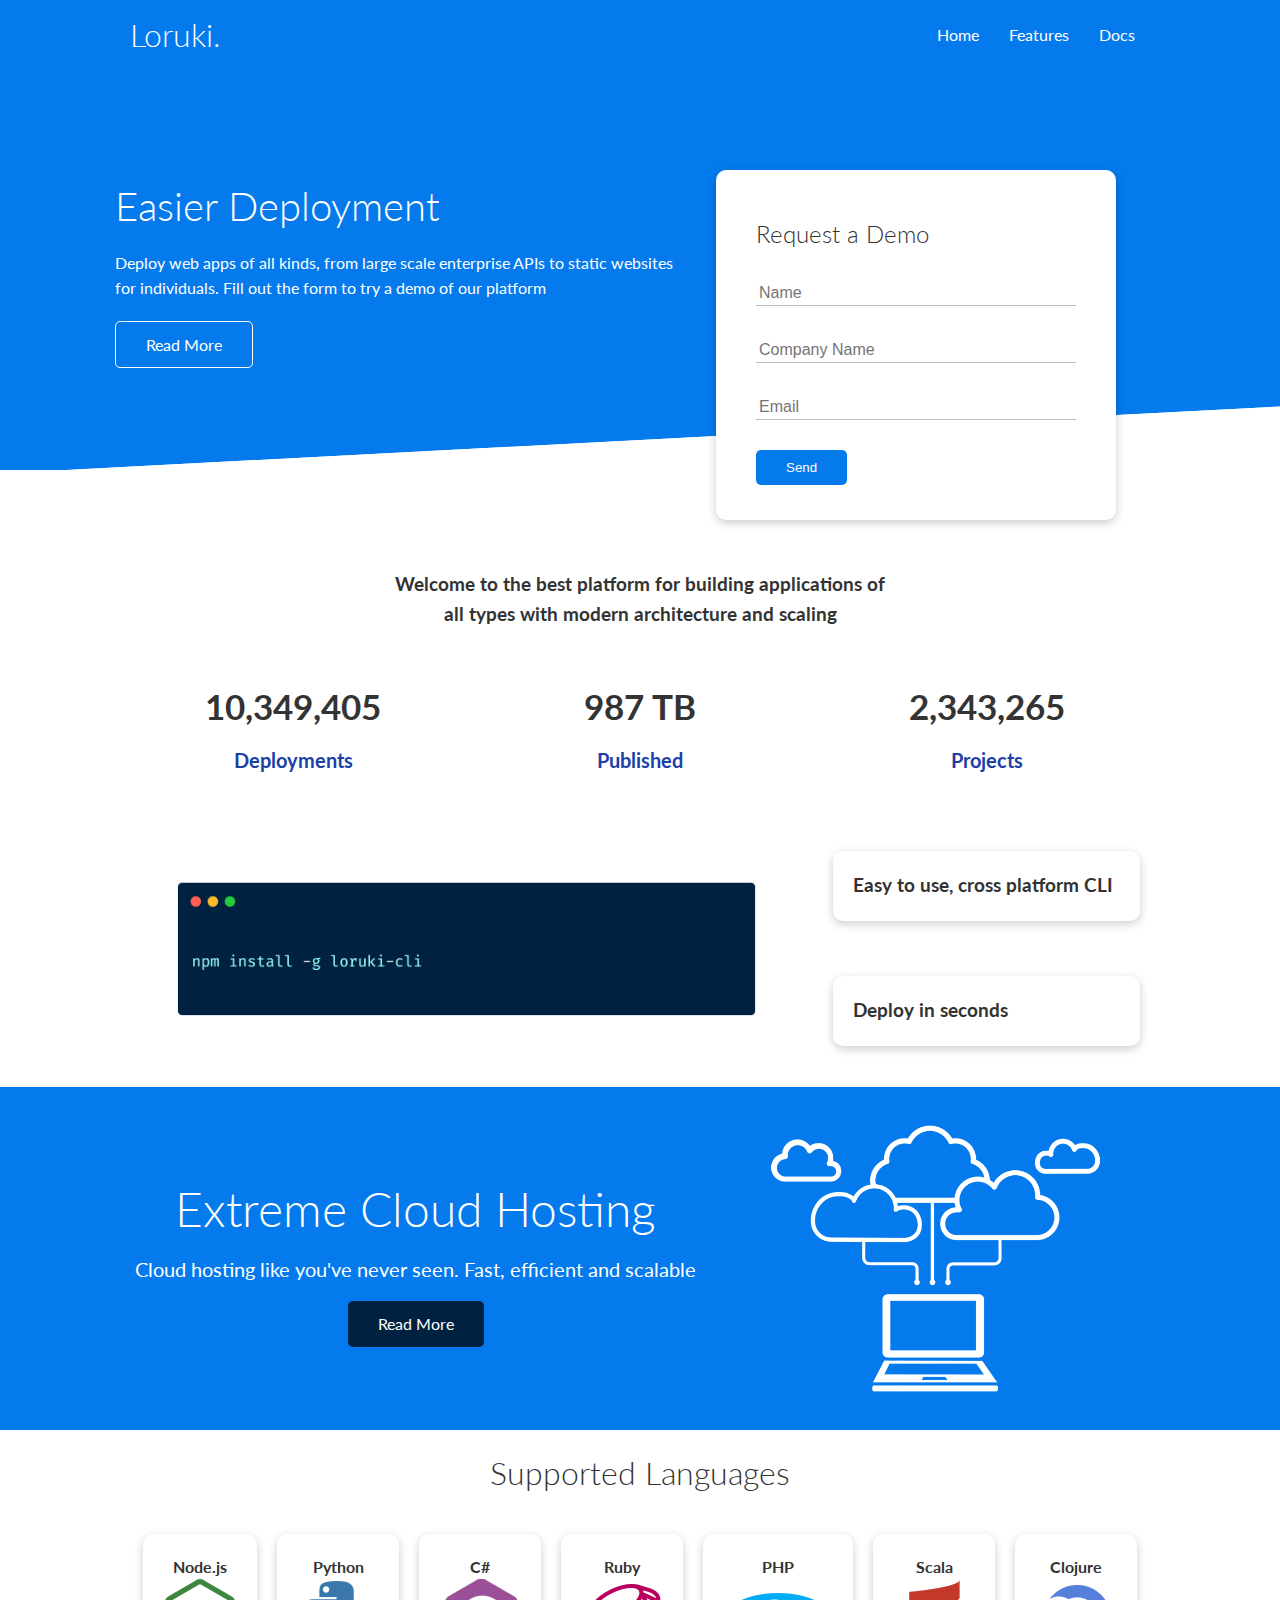
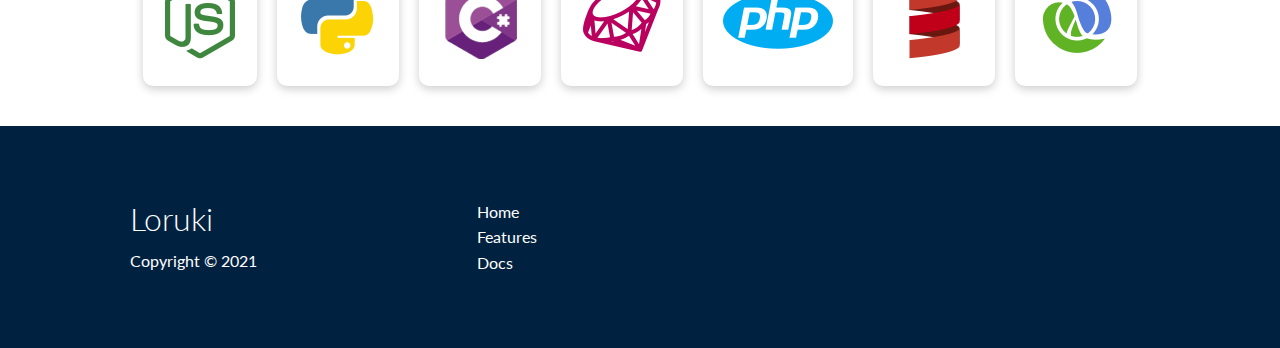
<file: index.html>
<!DOCTYPE html>
<html lang="en">
<head>
    <meta charset="UTF-8">
    <meta http-equiv="X-UA-Compatible" content="IE=edge">
    <meta name="viewport" content="width=device-width, initial-scale=1.0">
    <link rel="stylesheet" href="https://cdnjs.cloudflare.com/ajax/libs/font-awesome/5.15.1/css/all.min.css" integrity="sha512-+4zCK9k+qNFUR5X+cKL9EIR+ZOhtIloNl9GIKS57V1MyNsYpYcUrUeQc9vNfzsWfV28IaLL3i96P9sdNyeRssA==" crossorigin="anonymous" />
    <link rel="stylesheet" href="css/utilities.css">
    <link rel="stylesheet" href="css/style.css">
    <title>Loruki | Cloud Hosting For Everyone</title>
</head>
<body>
    <!-- Navbar -->
    <div class="navbar">
        <div class="container flex">
            <h1 class="logo">Loruki.</h1>
            <nav>
                <ul>
                    <li><a href="index.html">Home</a></li>
                    <li><a href="features.html">Features</a></li>
                    <li><a href="docs.html">Docs</a></ li>
                </ul>
            </nav>
        </div>
    </div>

    <!-- Showcase -->
    <section class="showcase">
        <div class="container grid">
            <div class="showcase-text">
                <h1>Easier Deployment</h1>
                <p>Deploy web apps of all kinds, from large scale enterprise APIs to static websites for individuals. Fill out the form to try a demo of our platform</p>
                <a href="features.html" class="btn btn-outline">Read More</a>
            </div>

            <div class="showcase-form card">
                <h2>Request a Demo</h2>
                <form>
                    <div class="form-control">
                        <input type="text" name="name" placeholder="Name" required>
                    </div>
                    <div class="form-control">
                        <input type="text" name="company" placeholder="Company Name" required>
                    </div>
                    <div class="form-control">
                        <input type="email" name="email" placeholder="Email" required>
                    </div>
                    <input type="submit" value="Send" class="btn btn-primary">
                </form>
            </div>
        </div>
    </section>

    <!-- Stats -->
    <section class="stats">
        <div class="container">
            <h3 class="stats-heading text-center my-1">
                Welcome to the best platform for building applications of all types with modern architecture and scaling
            </h3>

            <div class="grid grid-3 text-center my-4">
                <div>
                    <i class="fas fa-server fa-3x"></i>
                    <h3>10,349,405</h3>
                    <p class="text-secondary">Deployments</p>
                </div>
                <div>
                    <i class="fas fa-upload fa-3x"></i>
                    <h3>987 TB</h3>
                    <p class="text-secondary">Published</p>
                </div>
                <div>
                    <i class="fas fa-project-diagram fa-3x"></i>
                    <h3>2,343,265</h3>
                    <p class="text-secondary">Projects</p>
                </div>
            </div>
        </div>
    </section>

    <!-- Cli -->
    <section class="cli">
        <div class="container grid">
            <img src="images/cli.png" alt="">
            <div class="card">
                <h3>Easy to use, cross platform CLI</h3>
            </div>
            <div class="card">
                <h3>Deploy in seconds</h3>
            </div>
        </div>
    </section>

    <!-- Cloud -->
    <section class="cloud bg-primary my-2 py-2">
        <div class="container grid">
            <div class="text-center">
                <h2 class="lg">Extreme Cloud Hosting</h2>
                <p class="lead my-1">Cloud hosting like you've never seen.
                    Fast, efficient and scalable
                </p>
                 <a href="features.html" class="btn btn-dark">Read More</a>
            </div>
            <img src="images/cloud.png" alt="">
        </div>
    </section>

    <!-- Languages -->
    <section class="languages">
        <h2 class="md text-center my-2">
            Supported Languages
        </h2>
        <div class="container flex">
            <div class="card">
                <h4>Node.js</h4>
                <img src="images/logos/node.png" alt="">
            </div>
            <div class="card">
                <h4>Python</h4>
                <img src="images/logos/python.png" alt="">
            </div>
            <div class="card">
                <h4>C#</h4>
                <img src="images/logos/csharp.png" alt="">
            </div>
            <div class="card">
                <h4>Ruby</h4>
                <img src="images/logos/ruby.png" alt="">
                </div>
            <div class="card">
                <h4>PHP</h4>
                <img src="images/logos/php.png" alt="">
            </div>
            <div class="card">
                <h4>Scala</h4>
                <img src="images/logos/scala.png" alt="">
            </div>
            <div class="card">
                <h4>Clojure</h4>
                <img src="images/logos/clojure.png" alt="">
            </div>
        </div>
    </section>

    <!-- Footer -->
    <footer class="footer bg-dark py-5">
        <div class="container grid grid-3">
            <div>
                <h1>
                    Loruki
                </h1>
                <p>
                    Copyright &copy; 2021
                </p>
            </div>
            <nav>
                <ul>
                    <li><a href="index.html">Home</a></li>
                    <li><a href="features.html">Features</a></li>
                    <li><a href="docs.html">Docs</a></li>
                </ul>
            </nav>
            <div class="social">
                <a href="#"><i class="fab fa-github fa-2x"></i></a>
                <a href="#"><i class="fab fa-facebook fa-2x"></i></a>
                <a href="#"><i class="fab fa-instagram fa-2x"></i></a>
                <a href="#"><i class="fab fa-twitter fa-2x"></i></a>
            </div>
        </div>
    </footer>
</body>
</html>
</file>
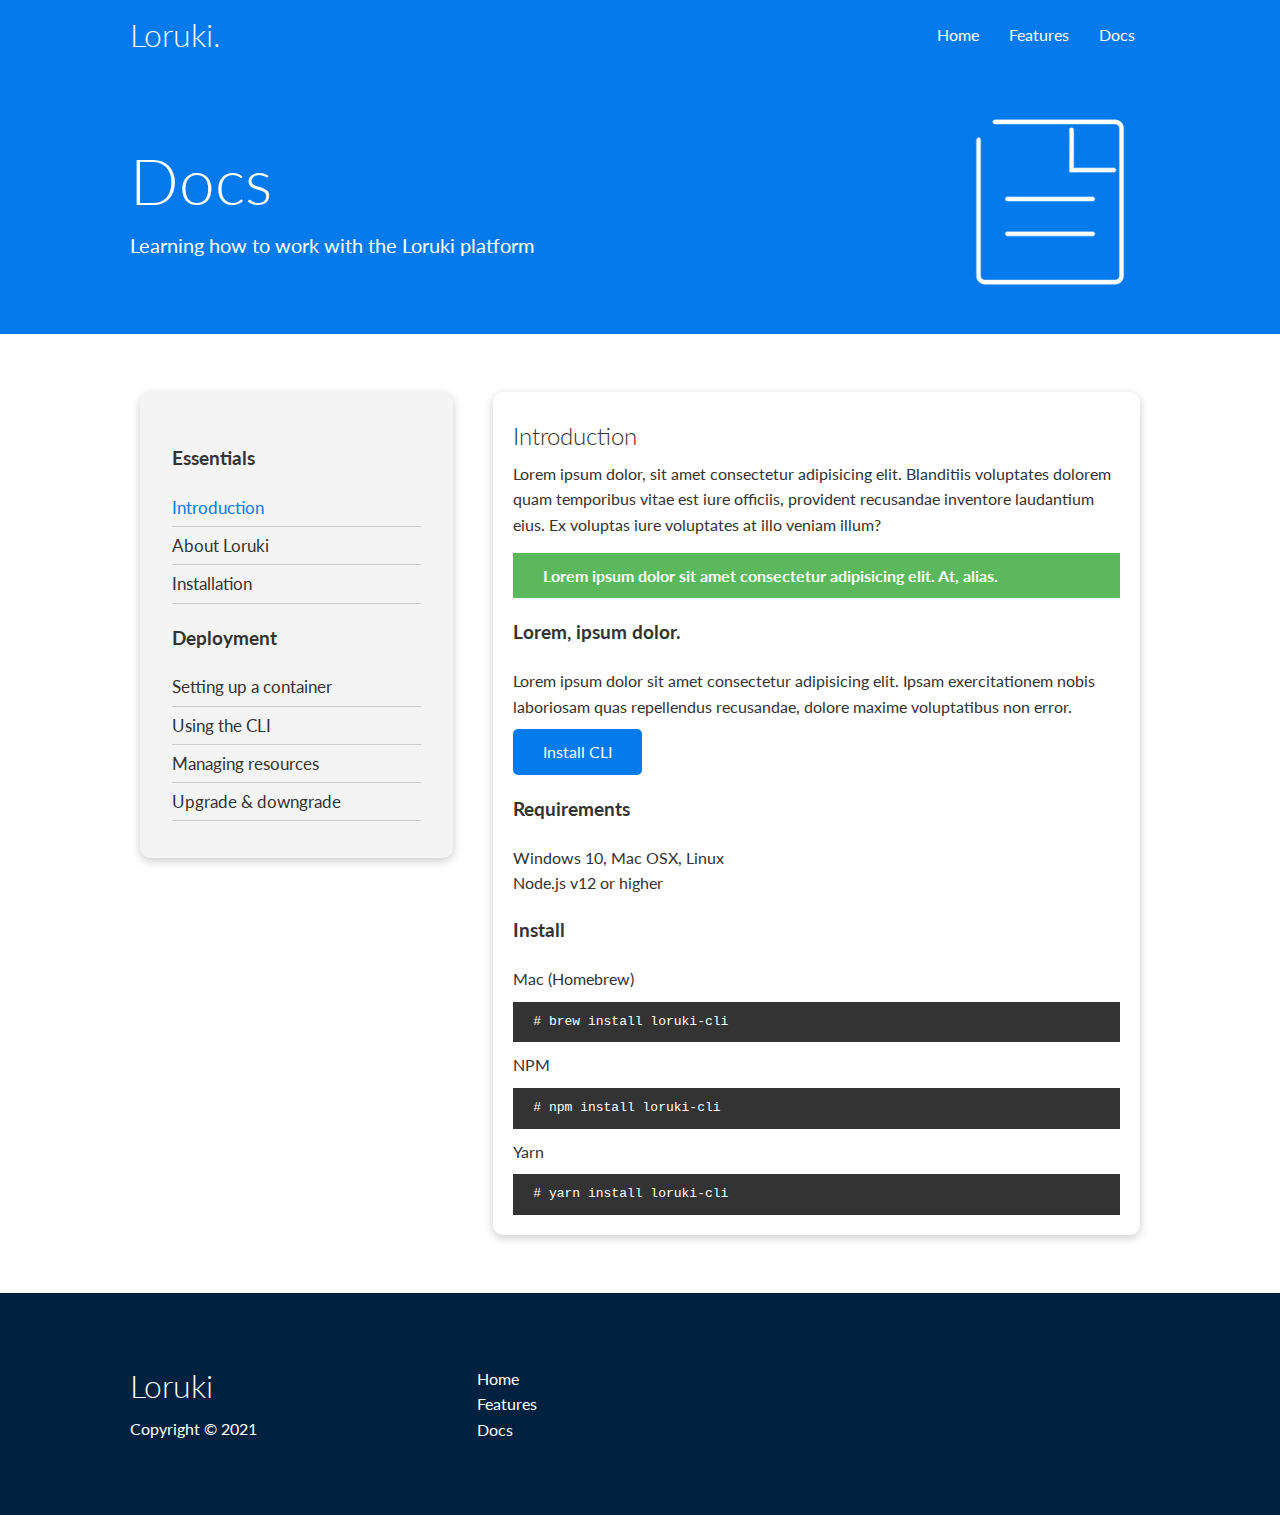
<file: docs.html>
<!DOCTYPE html>
<html lang="en">
<head>
    <meta charset="UTF-8">
    <meta http-equiv="X-UA-Compatible" content="IE=edge">
    <meta name="viewport" content="width=device-width, initial-scale=1.0">
    <link rel="stylesheet" href="https://cdnjs.cloudflare.com/ajax/libs/font-awesome/5.15.1/css/all.min.css" integrity="sha512-+4zCK9k+qNFUR5X+cKL9EIR+ZOhtIloNl9GIKS57V1MyNsYpYcUrUeQc9vNfzsWfV28IaLL3i96P9sdNyeRssA==" crossorigin="anonymous" />
    <link rel="stylesheet" href="css/utilities.css">
    <link rel="stylesheet" href="css/style.css">
    <title>Loruki | Cloud Hosting For Everyone</title>
</head>
<body>
    <!-- Navbar -->
    <div class="navbar">
        <div class="container flex">
            <h1 class="logo">Loruki.</h1>
            <nav>
                <ul>
                    <li><a href="index.html">Home</a></li>
                    <li><a href="features.html">Features</a></li>
                    <li><a href="docs.html">Docs</a></ li>
                </ul>
            </nav>
        </div>
    </div>

    <!-- Head -->
    <section class="docs-head bg-primary py-3">
        <div class="container grid">
            <div>
                <h1 class="xl">Docs</h1>
                <p class="lead">
                    Learning how to work with the Loruki platform
                </p>
            </div>
            <img src="images/docs.png" alt="">
        </div>
    </section>

    <!-- Docs main -->
    <section class="docs-main my-4">
        <div class="container grid">
            <div class="card bg-light p-3">
                <h3 class="my-2">Essentials</h3>
                <nav>
                    <ul>
                        <li><a class="text-primary" href="#">Introduction</a></li>
                        <li><a href="#">About Loruki</a></li>
                        <li><a href="#">Installation</a></li>
                    </ul>
                </nav>

                <h3 class="my-2">Deployment</h3>
                <nav>
                    <ul>
                        <li><a href="#">Setting up a container</a></li>
                        <li><a href="#">Using the CLI</a></li>
                        <li><a href="#">Managing resources</a></li>
                        <li><a href="#">Upgrade & downgrade</a></li>
                    </ul>
                </nav>
            </div>
            <div class="card">
                <h2>Introduction</h2>
                <p>Lorem ipsum dolor, sit amet consectetur adipisicing elit. Blanditiis voluptates dolorem quam temporibus vitae est iure officiis, provident recusandae inventore laudantium eius. Ex voluptas iure voluptates at illo veniam illum?</p>
                
                <div class="alert alert-success">
                    <i class="fas fa-info"></i>
                    Lorem ipsum dolor sit amet consectetur adipisicing elit. At, alias.
                </div>
                
                <h3>Lorem, ipsum dolor.</h3>
                <p>Lorem ipsum dolor sit amet consectetur adipisicing elit. Ipsam exercitationem nobis laboriosam quas repellendus recusandae, dolore maxime voluptatibus non error.</p>
                <a href="#" class="btn btn-primary">Install CLI</a>

                <h3>Requirements</h3>
                <ul>
                    <li>Windows 10, Mac OSX, Linux</li>
                    <li>Node.js v12 or higher</li>
                </ul>

                <h3>Install</h3>
                <p>Mac (Homebrew)</p>
                <pre><code># brew install loruki-cli</code></pre>
                <p>NPM</p>
                <pre><code># npm install loruki-cli</code></pre>
                <p>Yarn</p>
                <pre><code># yarn install loruki-cli</code></pre>

            </div>
        </div>
    </section>

    <!-- Footer -->
    <footer class="footer bg-dark py-5">
        <div class="container grid grid-3">
            <div>
                <h1>
                    Loruki
                </h1>
                <p>
                    Copyright &copy; 2021
                </p>
            </div>
            <nav>
                <ul>
                    <li><a href="index.html">Home</a></li>
                    <li><a href="features.html">Features</a></li>
                    <li><a href="docs.html">Docs</a></li>
                </ul>
            </nav>
            <div class="social">
                <a href="#"><i class="fab fa-github fa-2x"></i></a>
                <a href="#"><i class="fab fa-facebook fa-2x"></i></a>
                <a href="#"><i class="fab fa-instagram fa-2x"></i></a>
                <a href="#"><i class="fab fa-twitter fa-2x"></i></a>
            </div>
        </div>
    </footer>
</body>
</html>
</file>
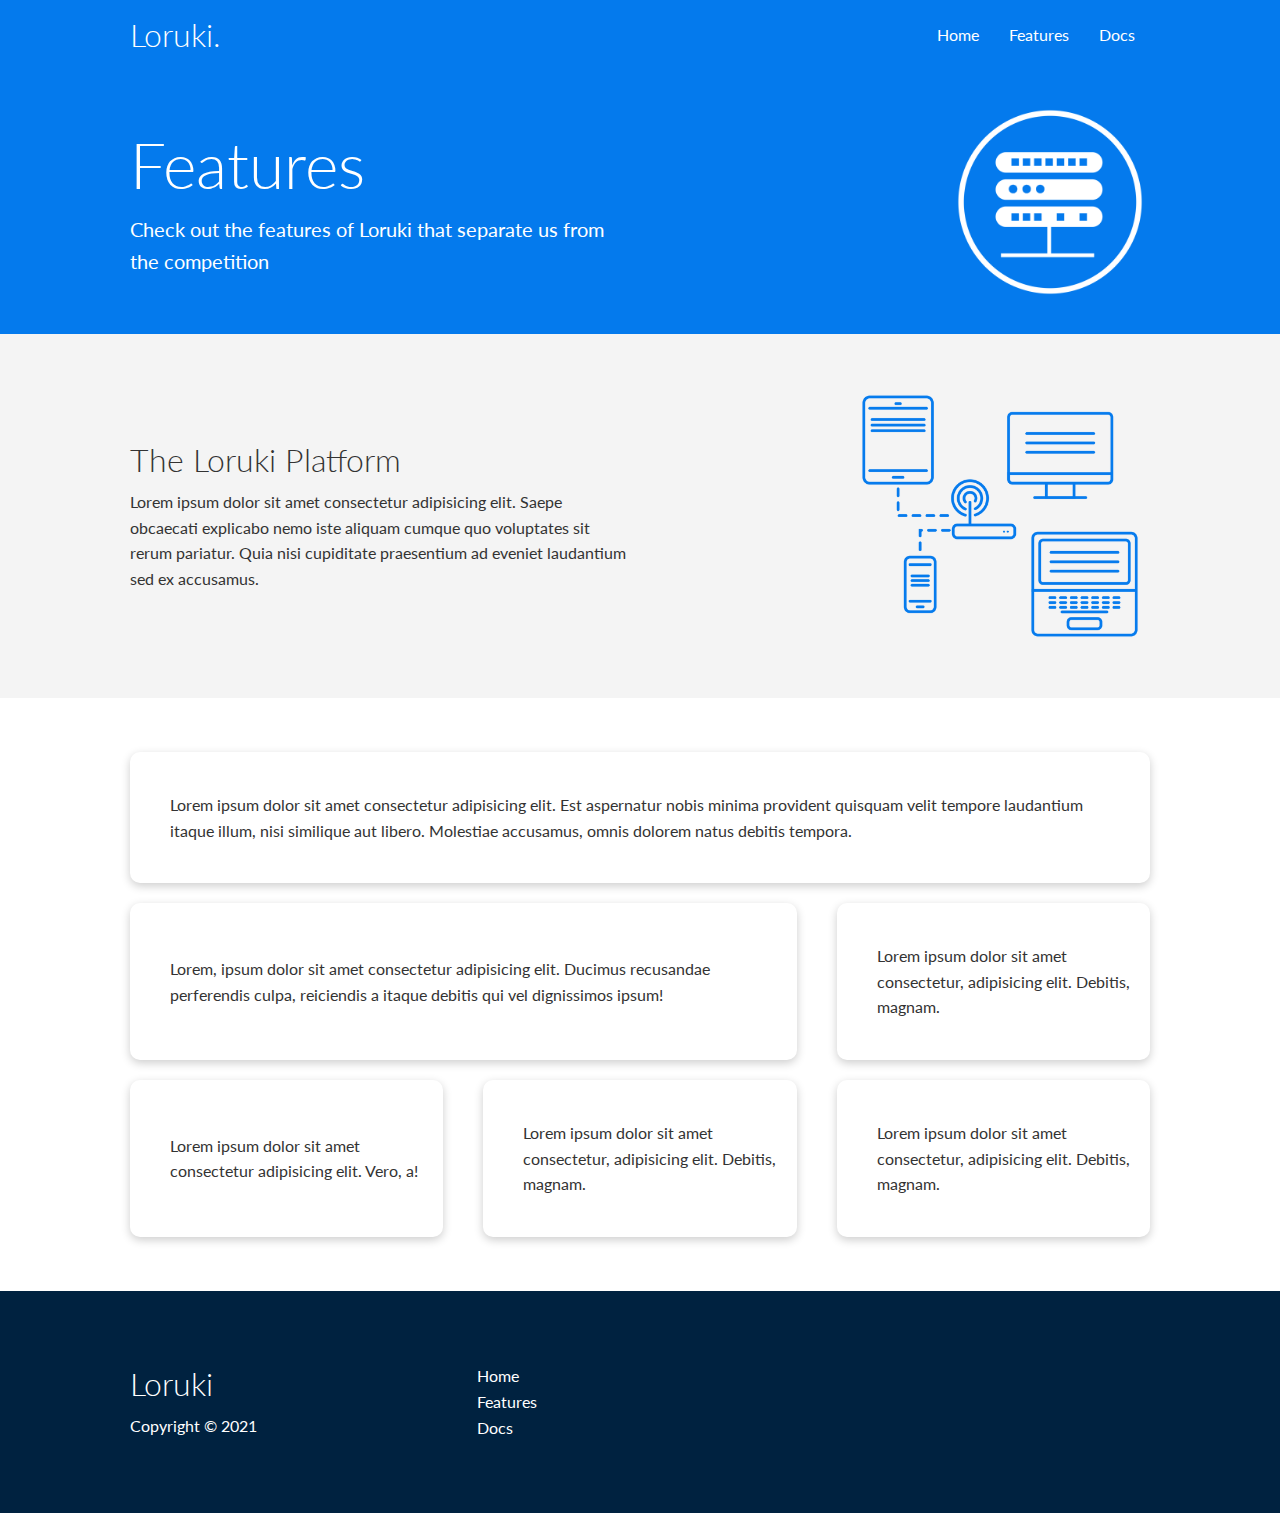
<file: features.html>
<!DOCTYPE html>
<html lang="en">
<head>
    <meta charset="UTF-8">
    <meta http-equiv="X-UA-Compatible" content="IE=edge">
    <meta name="viewport" content="width=device-width, initial-scale=1.0">
    <link rel="stylesheet" href="https://cdnjs.cloudflare.com/ajax/libs/font-awesome/5.15.1/css/all.min.css" integrity="sha512-+4zCK9k+qNFUR5X+cKL9EIR+ZOhtIloNl9GIKS57V1MyNsYpYcUrUeQc9vNfzsWfV28IaLL3i96P9sdNyeRssA==" crossorigin="anonymous" />
    <link rel="stylesheet" href="css/utilities.css">
    <link rel="stylesheet" href="css/style.css">
    <title>Loruki | Cloud Hosting For Everyone</title>
</head>
<body>
    <!-- Navbar -->
    <div class="navbar">
        <div class="container flex">
            <h1 class="logo">Loruki.</h1>
            <nav>
                <ul>
                    <li><a href="index.html">Home</a></li>
                    <li><a href="features.html">Features</a></li>
                    <li><a href="docs.html">Docs</a></ li>
                </ul>
            </nav>
        </div>
    </div>

    <!-- Head -->
    <section class="features-head bg-primary py-3">
        <div class="container grid">
            <div>
                <h1 class="xl">Features</h1>
                <p class="lead">
                    Check out the features of Loruki that separate us from the competition
                </p>
            </div>
            <img src="images/server.png" alt="">
        </div>
    </section>

    <!-- Sub head -->
    <section class="features-sub-head bg-light py-3">
        <div class="container grid">
            <div>
                <h1 class="md">The Loruki Platform</h1>
                <p>
                    Lorem ipsum dolor sit amet consectetur adipisicing elit. Saepe obcaecati explicabo nemo iste aliquam cumque quo voluptates sit rerum pariatur. Quia nisi cupiditate praesentium ad eveniet laudantium sed ex accusamus.
                </p>
            </div>
            <img src="images/server2.png" alt="">
        </div>
    </section>

    <section class="features-main my-2">
        <div class="container grid grid-3">
            <div class="card flex">
                <i class="fas fa-server fa-3x"></i>
                <p>Lorem ipsum dolor sit amet consectetur adipisicing elit. Est aspernatur nobis minima provident quisquam velit tempore laudantium itaque illum, nisi similique aut libero. Molestiae accusamus, omnis dolorem natus debitis tempora.</p>
            </div>
            <div class="card flex">
                <i class="fas fa-network-wired fa-3x"></i>
                <p>
                    Lorem, ipsum dolor sit amet consectetur adipisicing elit. Ducimus
                    recusandae perferendis culpa, reiciendis a itaque debitis qui vel
                    dignissimos ipsum!
                </p>
            </div>
            <div class="card flex">
                <i class="fas fa-laptop-code fa-3x"></i>
                <p>
                    Lorem ipsum dolor sit amet consectetur, adipisicing elit. Debitis,
                    magnam.
                </p>
            </div>
            <div class="card flex">
                <i class="fas fa-database fa-3x"></i>
                <p>
                    Lorem ipsum dolor sit amet consectetur adipisicing elit. Vero, a!
                </p>
            </div>
            <div class="card flex">
                <i class="fas fa-power-off fa-3x"></i>
                <p>
                    Lorem ipsum dolor sit amet consectetur, adipisicing elit. Debitis,
                    magnam.
                </p>
            </div>
            <div class="card flex">
                <i class="fas fa-upload fa-3x"></i>
                <p>
                    Lorem ipsum dolor sit amet consectetur, adipisicing elit. Debitis,
                    magnam.
                </p>
            </div>
        </div>
    </section>

    <!-- Footer -->
    <footer class="footer bg-dark py-5">
        <div class="container grid grid-3">
            <div>
                <h1>
                    Loruki
                </h1>
                <p>
                    Copyright &copy; 2021
                </p>
            </div>
            <nav>
                <ul>
                    <li><a href="index.html">Home</a></li>
                    <li><a href="features.html">Features</a></li>
                    <li><a href="docs.html">Docs</a></li>
                </ul>
            </nav>
            <div class="social">
                <a href="#"><i class="fab fa-github fa-2x"></i></a>
                <a href="#"><i class="fab fa-facebook fa-2x"></i></a>
                <a href="#"><i class="fab fa-instagram fa-2x"></i></a>
                <a href="#"><i class="fab fa-twitter fa-2x"></i></a>
            </div>
        </div>
    </footer>
</body>
</html>
</file>
<file: css/utilities.css>
/* Utilities */
.container {
    max-width: 1100px;
    margin: 0 auto;
    overflow: auto;
    padding: 0 40px;
}

.card {
    background-color: #fff;
    color: #333;
    border-radius: 10px;
    box-shadow: 0 3px 10px rgba(0, 0, 0, 0.2);
    padding: 20px;
    margin: 10px;
}

.btn {
    display: inline-block;
    padding: 10px 30px;
    cursor: pointer;
    background: var(--primary-color);
    color: #fff;
    border: none;
    border-radius: 5px;
}

.btn-outline {
    background-color: transparent;
    border: 1px #fff solid;
}

.btn:hover {
    transform: scale(.98);
}

/* Backgrounds and colored buttons */
.bg-primary, 
.btn-primary {
    background-color: var(--primary-color);
    color: #fff;
}

.bg-secondary, 
.btn-secondary {
    background-color: var(--secondary-color);
    color: #fff;
}

.bg-dark, 
.btn-dark {
    background-color: var(--dark-color);
    color: #fff;
}

.bg-light, 
.btn-light {
    background-color: var(--light-color);
    color: #333;
}

.bg-primary a, 
.btn-primary a,
.bg-secondary a, 
.btn-secondary a,
.bg-dark a, 
.btn-dark a {
    color: #fff;
}

/* Text Colors */
.text-primary {
    color: var(--primary-color);
}

.text-secondary {
    color: var(--secondary-color);
}

.text-dark {
    color: var(--dark-color);
}

.text-light {
    color: var(--light-color);
}

/* Text sizes */
.lead {
    font-size: 20px;
}

.sm {
    font-size: 1rem;
}

.md {
    font-size: 2rem;
}

.lg {
    font-size: 3rem;
}

.xl {
    font-size: 4rem;
}

.text-center {
    text-align: center;
}

/* Alert */
.alert {
    background-color: var(--light-color);
    padding: 10px 20px;
    font-weight: bold;
    margin: 15px 0;
}

.alert i {
    margin-right: 10px;
}

.alert-success {
    background-color: var(--success-color);
    color: #fff;
}

.alert-error {
    background-color: var(--error-color);
    color: #fff;
}

.flex {
    display: flex;
    justify-content: center;
    align-items: center;
    height: 100%;
}

.grid {
    display: grid;
    grid-template-columns: repeat(2, 1fr);
    gap: 20px;
    justify-content: center;
    align-items: center;
    height: 100%;
} 

.grid-3 {
    grid-template-columns: repeat(3, 1fr);
}

/* Margin */
.my-1 {
    margin: 1rem 0;
}

.my-2 {
    margin: 1.5rem 0;
}

.my-3 {
    margin: 2rem 0;
}

.my-4 {
    margin: 3rem 0;
}

.my-5 {
    margin: 4rem 0;
}

.m-1 {
    margin: 1rem;
}

.m-2 {
    margin: 1.5rem;
}

.m-3 {
    margin: 2rem;
}

.m-4 {
    margin: 3rem;
}

.m-5 {
    margin: 4rem;
}

/* Padding */
.py-1 {
    padding: 1rem 0;
}

.py-2 {
    padding: 1.5rem 0;
}

.py-3 {
    padding: 2rem 0;
}

.py-4 {
    padding: 3rem 0;
}

.py-5 {
    padding: 4rem 0;
}

.p-1 {
    padding: 1rem;
}

.p-2 {
    padding: 1.5rem;
}

.p-3 {
    padding: 2rem;
}

.p-4 {
    padding: 3rem;
}

.p-5 {
    padding: 4rem;
}
</file>
<file: css/style.css>
@import url('https://fonts.googleapis.com/css2?family=Lato:wght@300&display=swap');

:root {
    --primary-color: #047aed;
    --secondary-color: #1c3fa8;
    --dark-color: #002240;
    --light-color: #f4f4f4;
    --success-color: #5cb85c;
    --error-color: #d9534f;
}

* {
    box-sizing: border-box;
    padding: 0;
    margin: 0;
}

body {
    font-family: 'Lato', sans-serif;
    color: #333;
    line-height: 1.6;
}

ul {
    list-style-type: none;
}

a {
    text-decoration: none;
    color: #333;
}

h1, h2 {
    font-weight: 300;
    line-height: 1.2;
    margin: 10px 0;
}

p {
    margin: 10px 0;
}

img {
    width: 100%;
}   

code, pre {
    background: #333;
    color: #fff;
    padding: 10px;
}

/* Navbar */
.navbar {
    background-color: var(--primary-color);
    color: #fff;
    height: 70px;
}

.navbar ul {
    display: flex;
}

.navbar a {
    color: #fff;
    padding: 10px;
    margin: 0 5px;
}

.navbar a:hover {
    border-bottom: 2px #fff solid;
}

.navbar .flex {
    justify-content: space-between;
}

/* Showcase */
.showcase {
    height: 400px;
    background-color: var(--primary-color);
    color: #fff;
    position: relative;
}

.showcase h1 {
    font-size: 40px;
}

.showcase p {
    margin: 20px 0;
}

.showcase .grid {
    overflow: visible;
    grid-template-columns: 55% 45%;
    gap: 30px;
}

.showcase-text {
    animation: slideInFromLeft 0.7s ease-in;
}

.showcase-form {
    position: relative;
    top: 60px;
    height: 350px;
    width: 400px;
    padding: 40px;
    z-index: 100;
    align-self: flex-end;
    animation: slideInFromRight 0.7s ease-in;
}

.showcase-form .form-control {
    margin: 30px 0;
}

.showcase-form input[type='text'], 
.showcase-form input[type='email'] {
    border: 0;
    border-bottom: 1px solid #b4becb;
    width: 100%;
    padding: 3px;
    font-size: 16px;
}

.showcase-form input:focus {
    outline: none;
}

.showcase::before, 
.showcase::after {
    content: '';
    position: absolute;
    height: 100px;
    bottom: -70px;
    right: 0;
    left: 0;
    background: #fff;
    transform: skewY(-3deg);
    -webkit-transform: skewY(-3deg);
    -moz-transform: skewY(-3deg);
    -ms-transform: skewY(-3deg);
}

/* Stats */
.stats {
    padding-top: 100px;
    animation: slideInFromBottom 0.7s ease-in;
}

.stats-heading {
    max-width: 500px;
    margin: auto;
}

.stats .grid h3 {
    font-size: 35px;
}

.stats .grid p {
    font-size: 20px;
    font-weight: bold;
}

/* Cli */
.cli .grid {
    grid-template-columns: repeat(3, 1fr);
    grid-template-rows: repeat(2, 1fr);
}

.cli .grid > *:first-child {
    grid-column: 1 / span 2;
    grid-row: 1 / span 2;
}

/* Cloud */
.cloud .grid {
    grid-template-columns: 4fr 3fr;
}

/* Languages */
.languages .flex {
    flex-wrap: wrap;
}

.languages .card {
    text-align: center;
    margin: 18px 10px 40px;
    transition: transform 0.2s ease-in;
}

.languages .card .h4 {
    font-size: 20px;
    margin-bottom: 10px;
}

.languages .card:hover {
    transform: translateY(-15px);
}

/* Features */
.features-head img,
.docs-head img {
    width: 200px;
    justify-self: flex-end;
}

.features-sub-head img {
    width: 300px;
    justify-self: flex-end;
}

.features-main .card > i {
    margin-right: 20px;
}

.features-main .grid {
    padding: 30px;
} 

.features-main .grid > *:first-child {
    grid-column: 1 / span 3;
}

.features-main .grid > *:nth-child(2) {
    grid-column: 1 / span 2;
}

/* Docs */
.docs-main h3 {
    margin: 20px 0;
}

.docs-main .grid {
    grid-template-columns: 1fr 2fr;
    align-items: flex-start;
}

.docs-main nav li {
    font-size: 17px;
    padding-bottom: 5px;
    margin-bottom: 5px;
    border-bottom: 1px #ccc solid;
}

.docs-main a:hover {
    font-weight: bold;
}

/* Footer */
.footer .social a {
    margin: 0 10px;
}

/* Animations */
@keyframes slideInFromLeft {
    0% {
        transform: translateX(-100%);
    }

    100% {
        transform: translateX(0);
    }
}

@keyframes slideInFromRight {
    0% {
        transform: translateX(100%);
    }

    100% {
        transform: translateX(0);
    }
}

@keyframes slideInFromTop {
    0% {
        transform: translateY(-100%);
    }

    100% {
        transform: translateY(0);
    }
}

@keyframes slideInFromBottom {
    0% {
        transform: translateY(100%);
    }

    100% {
        transform: translateY(0);
    }
}



/* Tablets and under */
@media(max-width: 768px) {

    .grid,
    .showcase .grid,
    .stats .grid,
    .cli .grid,
    .cloud .grid,
    .features-main .grid,
    .docs-main .grid {
        grid-template-columns: 1fr;
        grid-template-rows: 1fr;
    }

    .showcase {
        height: auto;    
    }

    .showcase-text {
        text-align: center;
        margin-top: 40px;
        animation: slideInFromTop 0.7s ease-in;
    }

    .showcase-form {
        justify-self: center;
        margin: auto;
        animation: slideInFromBottom 0.7s ease-in;
    }

    .cli .grid > *:first-child {
        grid-column: 1;
        grid-row: 1;
    }

    .features-head,
    .features-sub-head,
    .docs-head {
        text-align: center;
    }

    .features-head img,
    .features-sub-head img,
    .docs-head img{
        justify-self: center;
    }

    .features-main .grid > *:first-child,
    .features-main .grid > *:nth-child(2) {
        grid-column: 1;
    }
}

/* Mobile */
@media(max-width: 500px) {

    .navbar {
        height: 110px;
    }

    .navbar .flex {
        flex-direction: column;
    }

    .navbar ul {
        padding: 10px;
        background-color: rgba(0, 0, 0, 0.1);
    }

    .showcase-form {
        width: 300px;
    }
}
</file>
